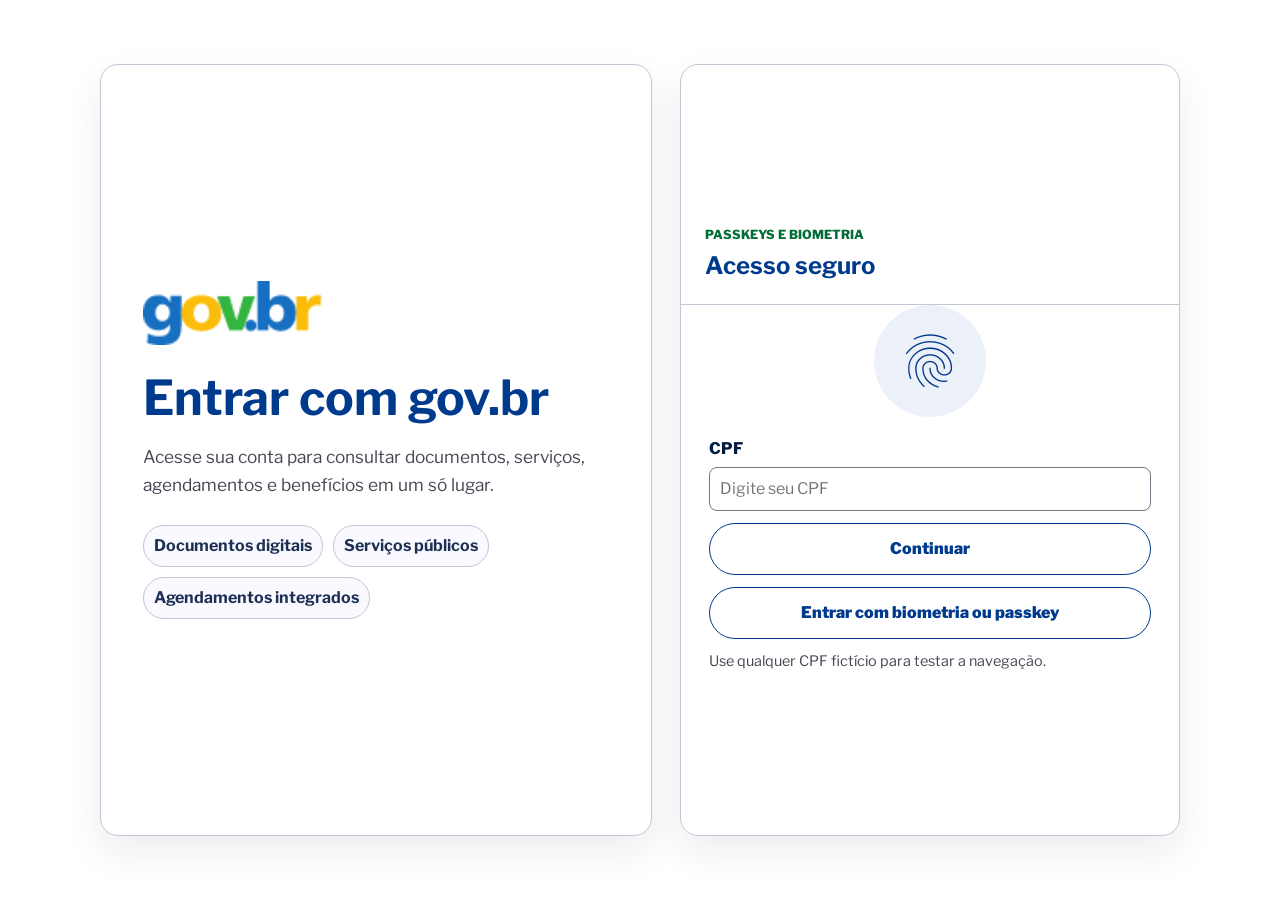
<file: index.html>
<!DOCTYPE html>
<html lang="pt-BR">
<head>
  <meta charset="UTF-8">
  <meta name="viewport" content="width=device-width, initial-scale=1.0">
  <meta name="description" content="Protótipo acadêmico de alta fidelidade para uma reformulação do Portal Gov.br.">
  <title>Gov.br Reformulado - Protótipo</title>
  <link rel="preconnect" href="https://fonts.googleapis.com">
  <link rel="preconnect" href="https://fonts.gstatic.com" crossorigin>
  <link href="https://fonts.googleapis.com/css2?family=Libre+Franklin:wght@400;500;600;700;800;900&display=swap" rel="stylesheet">
  <link href="https://fonts.googleapis.com/css2?family=Material+Symbols+Outlined:wght,FILL@100..700,0..1&display=swap" rel="stylesheet">
  <link rel="stylesheet" href="css/style.css?v=6">
  <link rel="stylesheet" href="css/responsive.css?v=6">
</head>
<body>
  <div id="app-shell" data-page="inicio"></div>
  <script src="js/data.js?v=6"></script>
  <script src="js/accessibility.js?v=6"></script>
  <script src="js/app.js?v=6"></script>
</body>
</html>
</file>
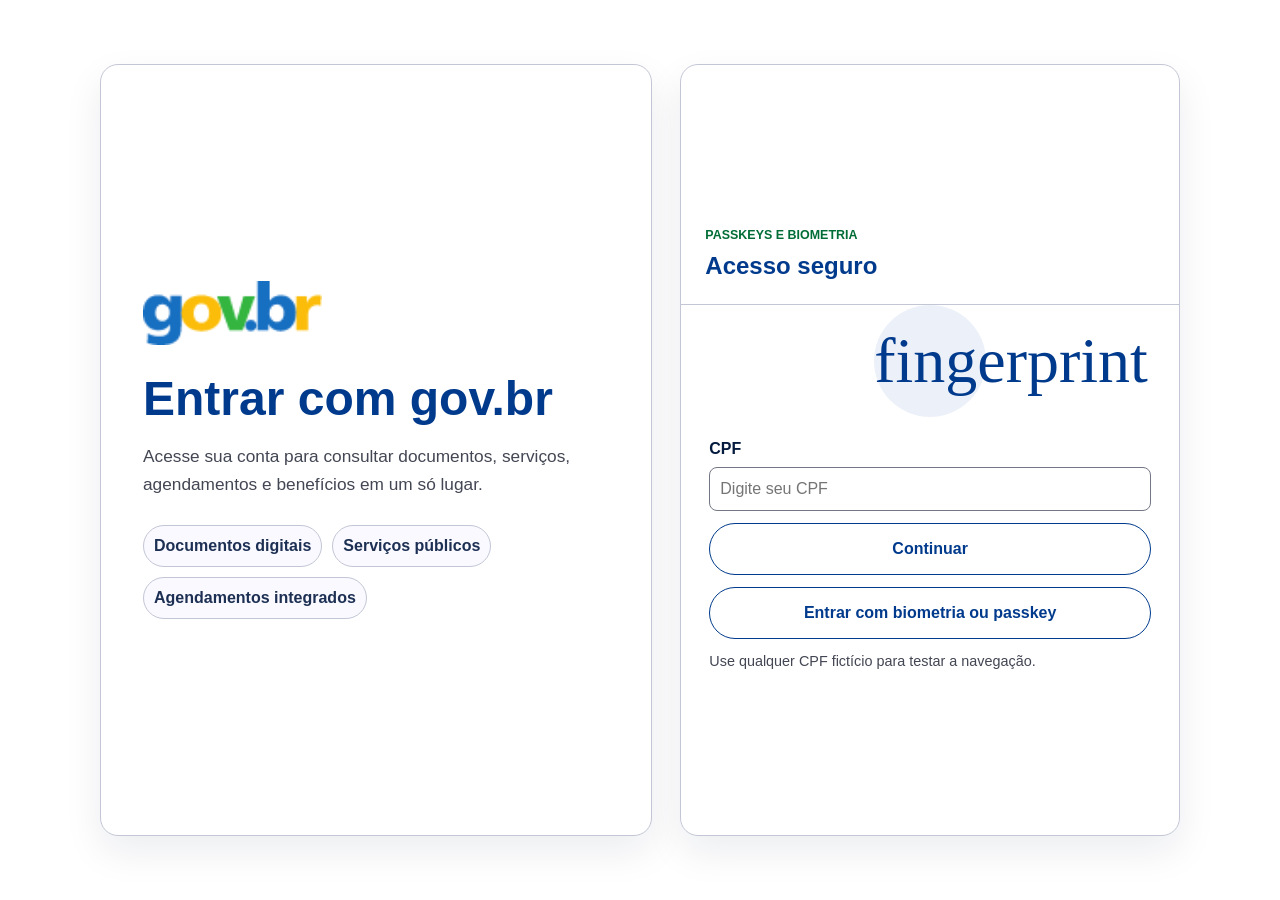
<file: pages/agendamentos.html>
<!DOCTYPE html><html lang="pt-BR"><head><meta charset="UTF-8"><meta http-equiv="refresh" content="0; url=../index.html?page=agendamentos"><title>Redirecionando...</title></head><body><p>Redirecionando para <a href="../index.html?page=agendamentos">agendamentos</a>.</p></body></html>
</file>
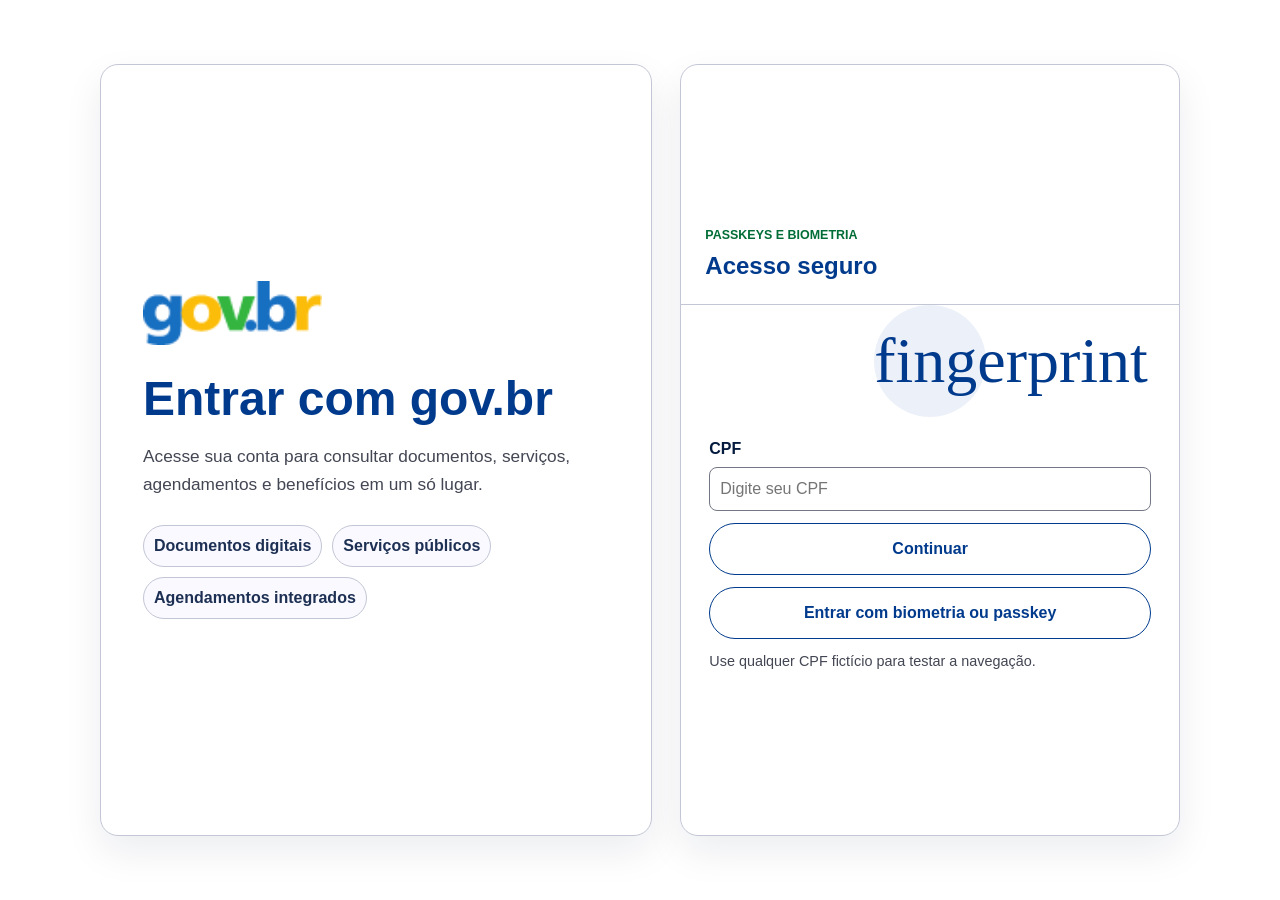
<file: pages/carteira.html>
<!DOCTYPE html><html lang="pt-BR"><head><meta charset="UTF-8"><meta http-equiv="refresh" content="0; url=../index.html?page=carteira"><title>Redirecionando...</title></head><body><p>Redirecionando para <a href="../index.html?page=carteira">carteira</a>.</p></body></html>
</file>
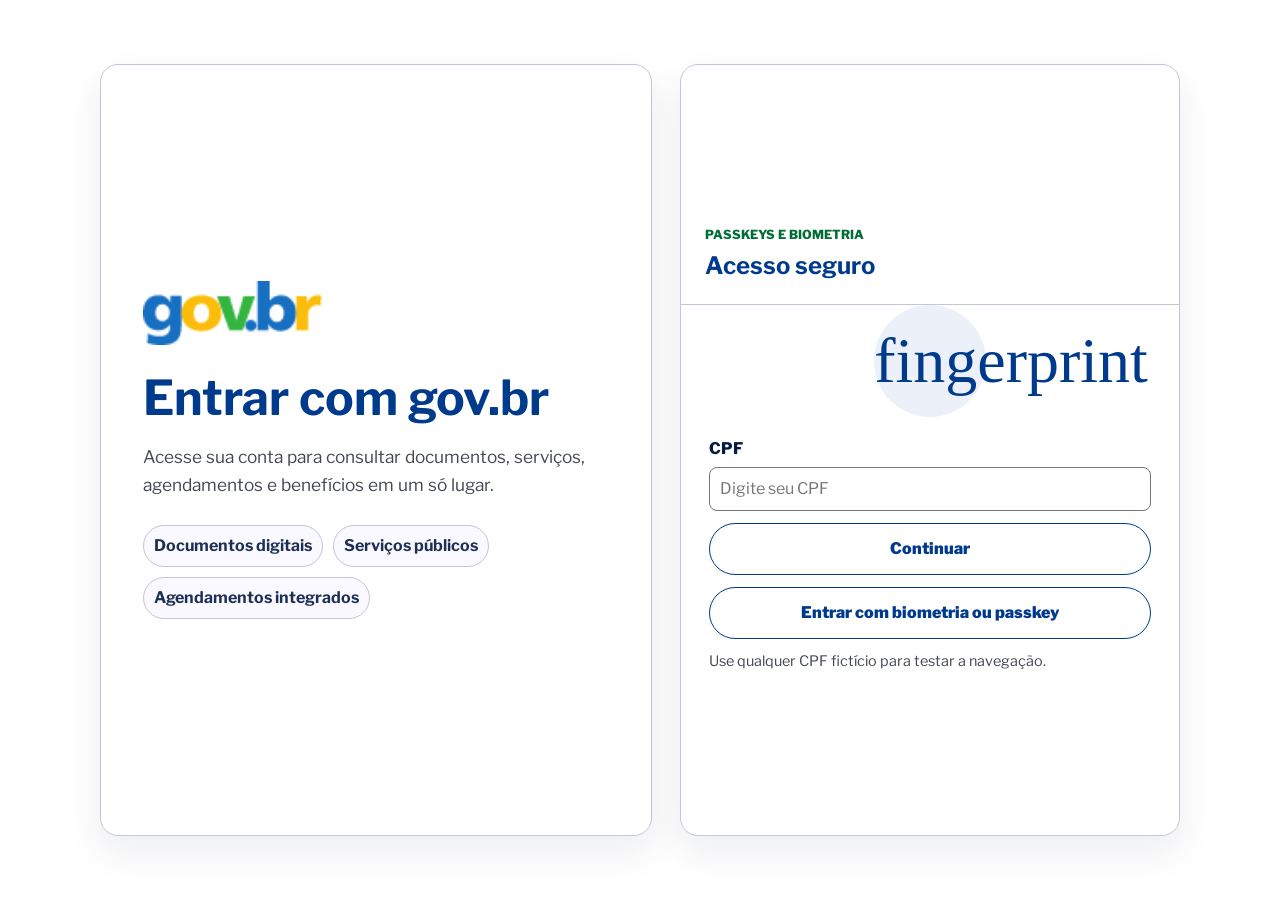
<file: pages/educacao.html>
<!DOCTYPE html><html lang="pt-BR"><head><meta charset="UTF-8"><meta http-equiv="refresh" content="0; url=../index.html?page=educacao"><title>Redirecionando...</title></head><body><p>Redirecionando para <a href="../index.html?page=educacao">educacao</a>.</p></body></html>
</file>
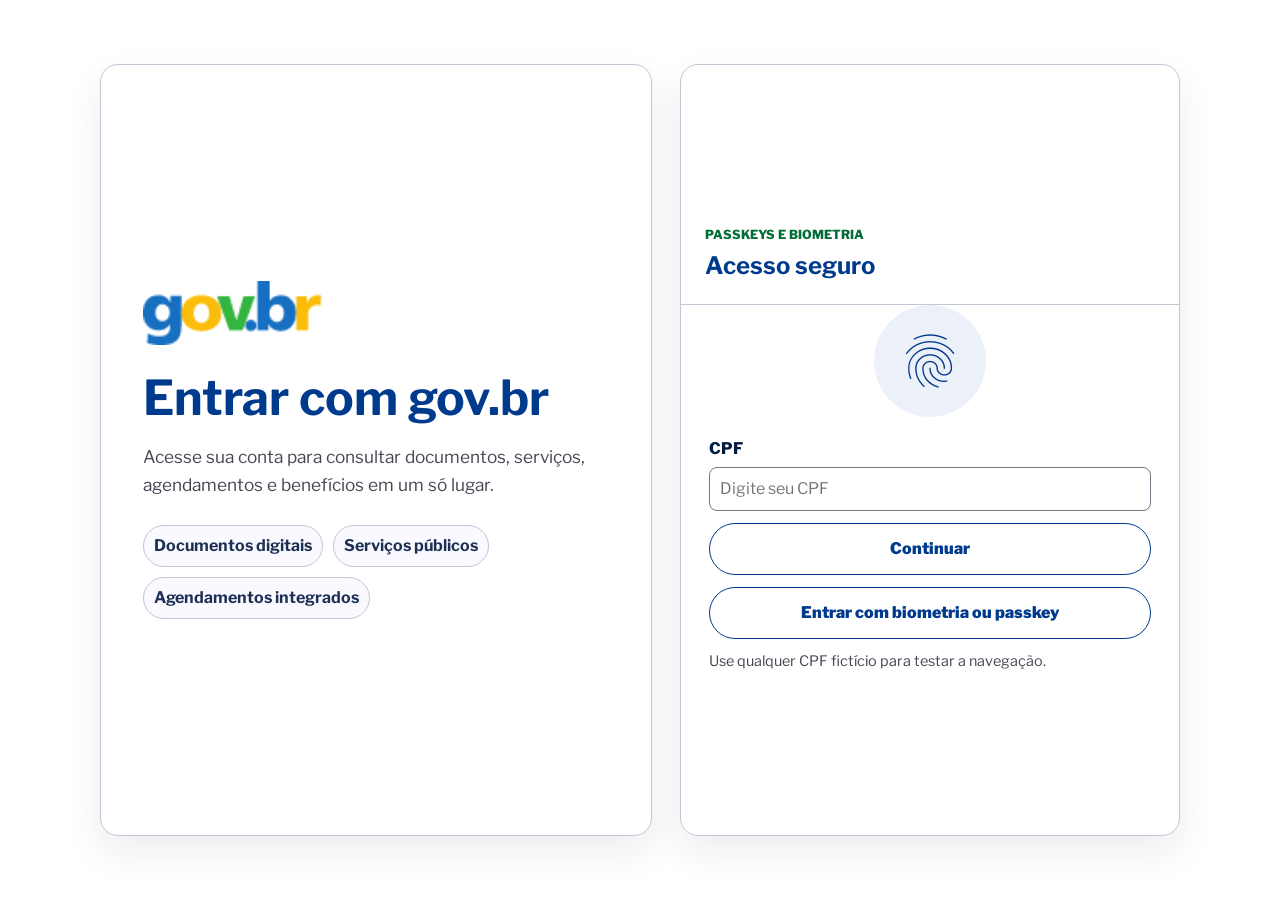
<file: pages/impostos.html>
<!DOCTYPE html><html lang="pt-BR"><head><meta charset="UTF-8"><meta http-equiv="refresh" content="0; url=../index.html?page=impostos"><title>Redirecionando...</title></head><body><p>Redirecionando para <a href="../index.html?page=impostos">impostos</a>.</p></body></html>
</file>
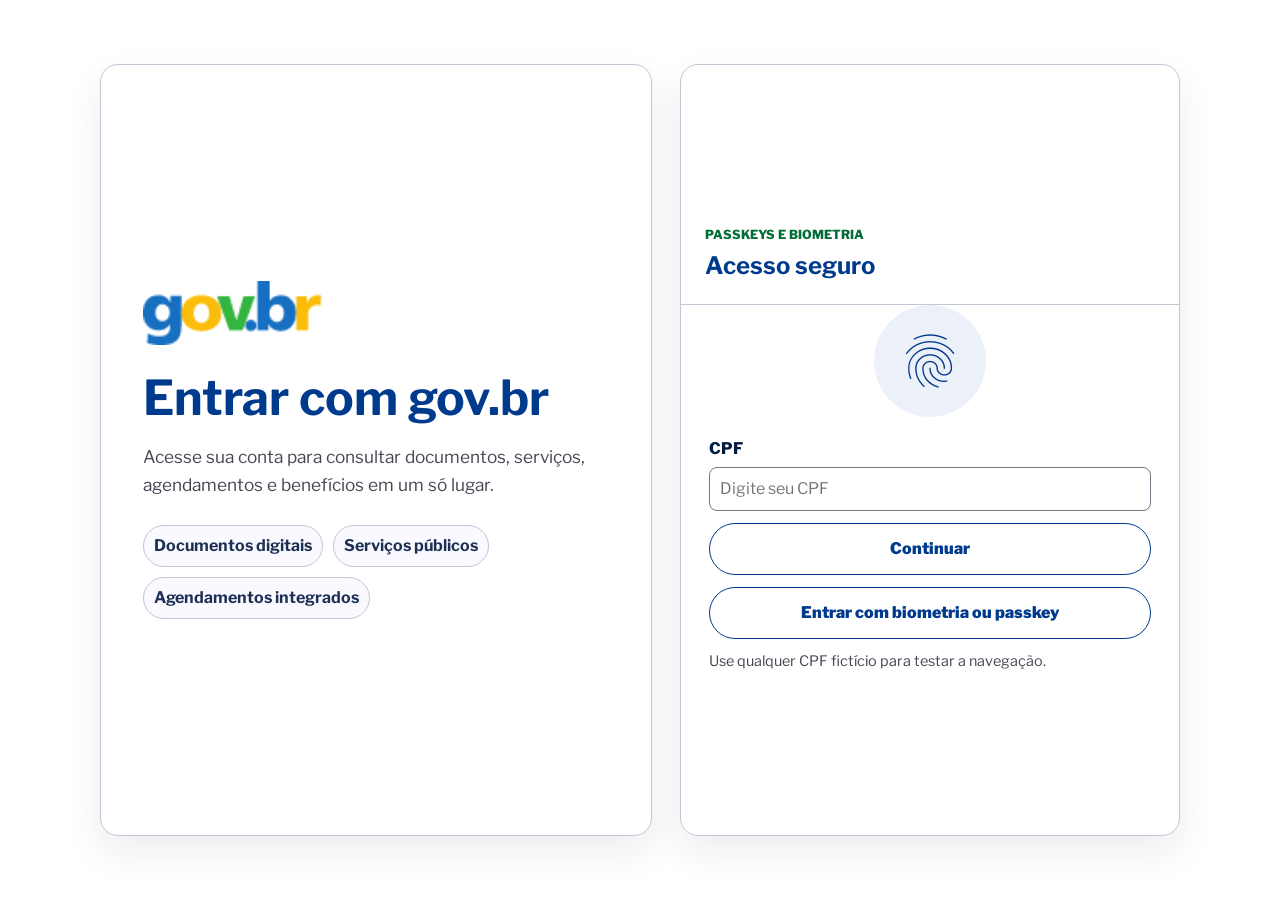
<file: pages/login.html>
<!DOCTYPE html><html lang="pt-BR"><head><meta charset="UTF-8"><meta http-equiv="refresh" content="0; url=../index.html?page=login"><title>Redirecionando...</title></head><body><p>Redirecionando para <a href="../index.html?page=login">login</a>.</p></body></html>
</file>
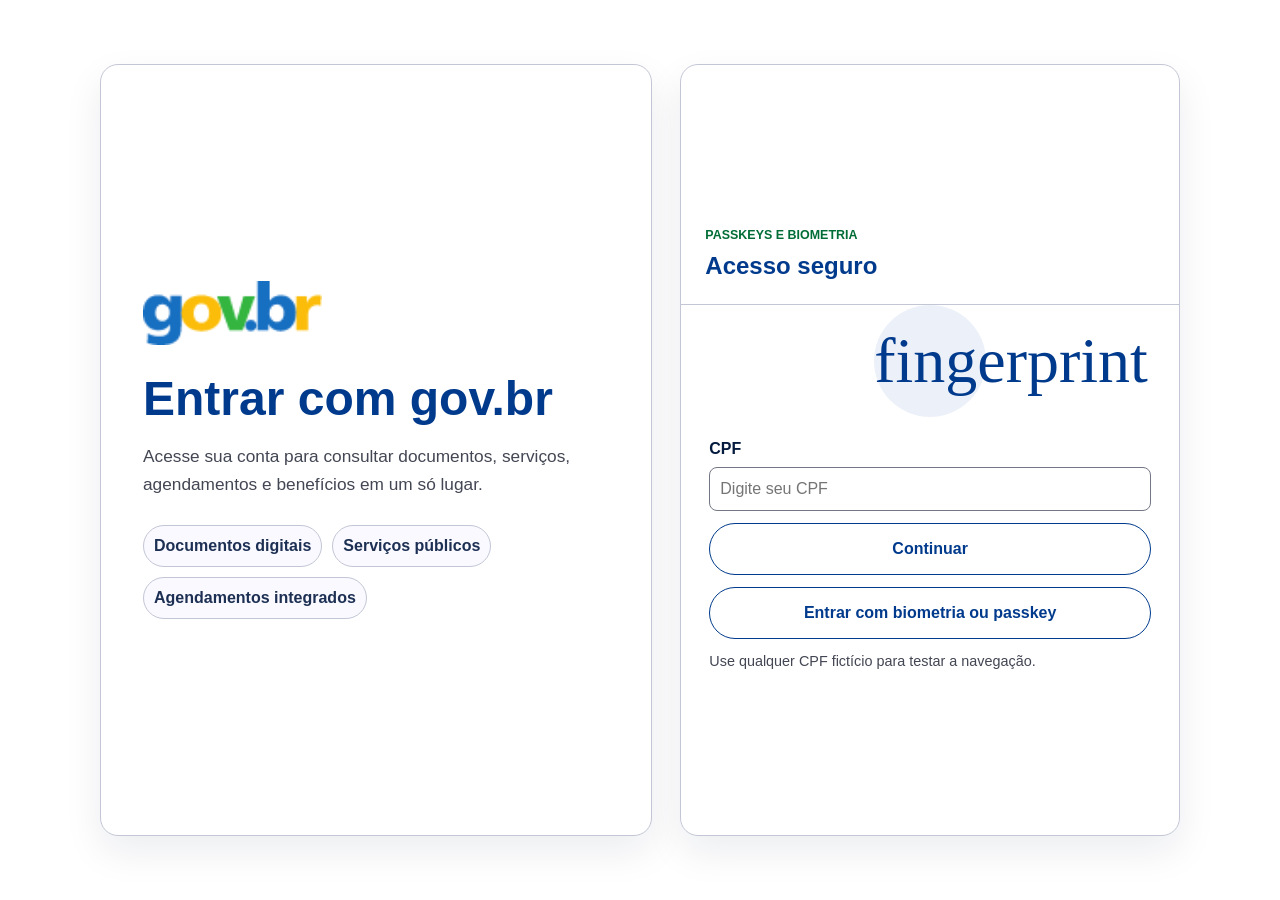
<file: pages/previdencia.html>
<!DOCTYPE html><html lang="pt-BR"><head><meta charset="UTF-8"><meta http-equiv="refresh" content="0; url=../index.html?page=previdencia"><title>Redirecionando...</title></head><body><p>Redirecionando para <a href="../index.html?page=previdencia">previdencia</a>.</p></body></html>
</file>
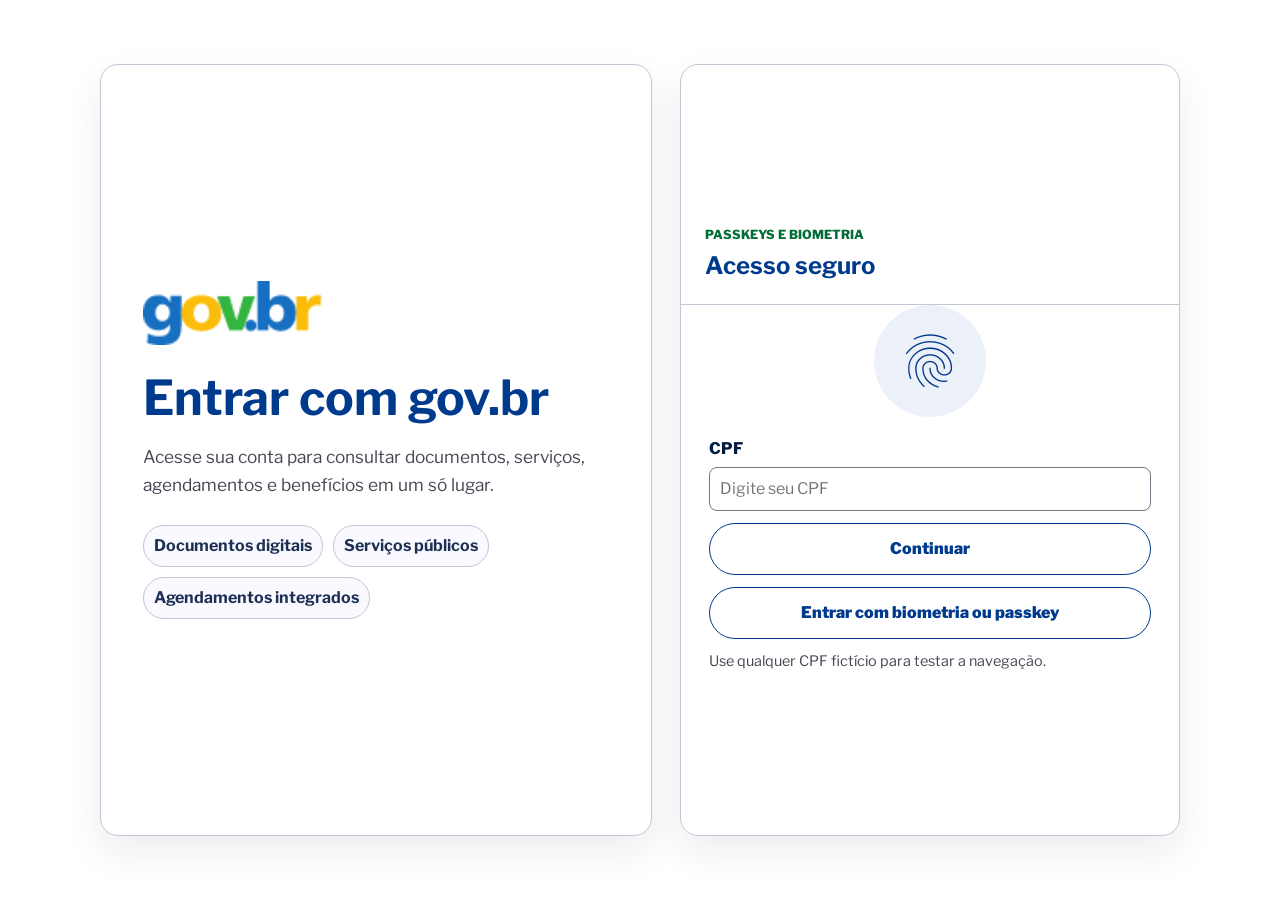
<file: pages/saude.html>
<!DOCTYPE html><html lang="pt-BR"><head><meta charset="UTF-8"><meta http-equiv="refresh" content="0; url=../index.html?page=saude"><title>Redirecionando...</title></head><body><p>Redirecionando para <a href="../index.html?page=saude">saude</a>.</p></body></html>
</file>
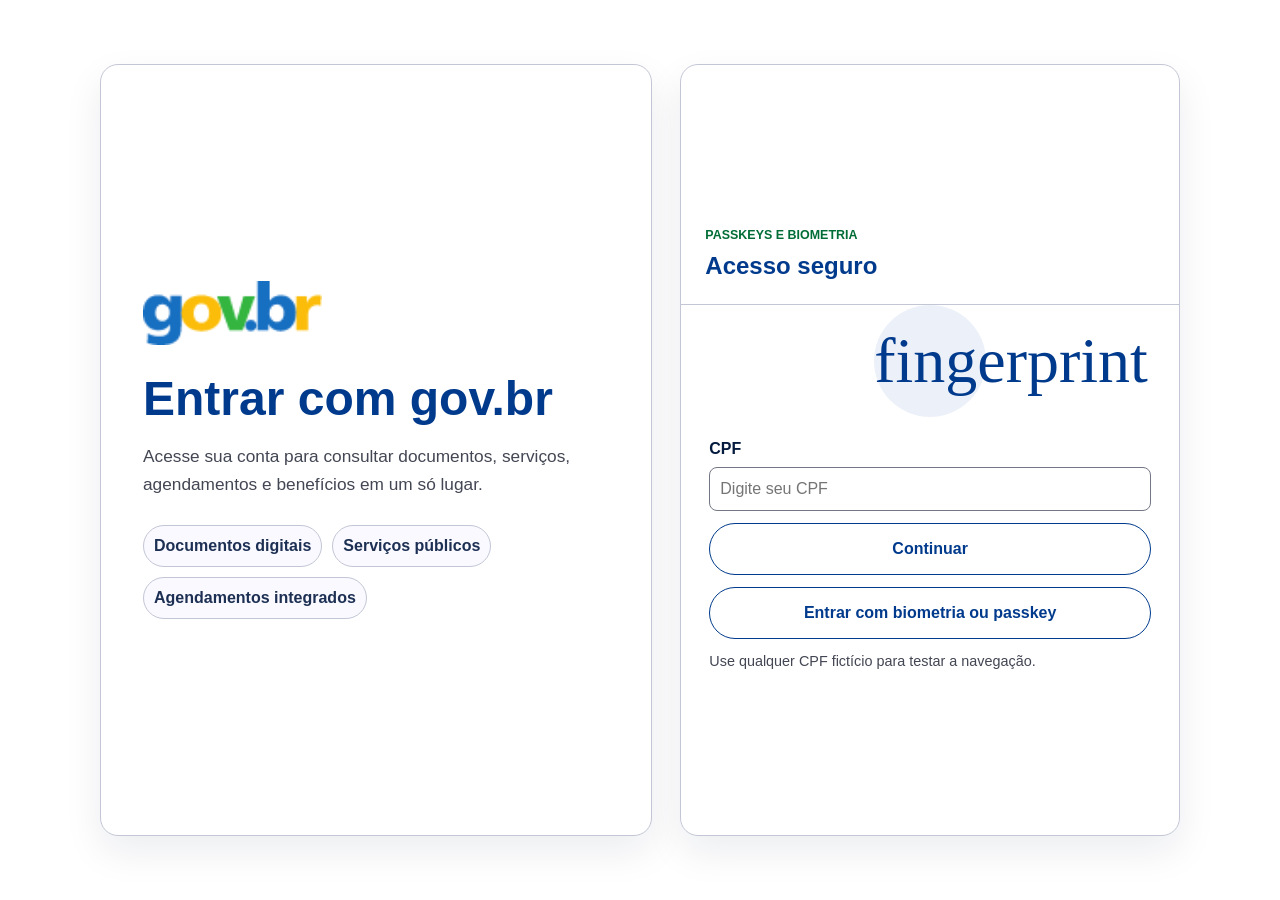
<file: pages/seguranca.html>
<!DOCTYPE html><html lang="pt-BR"><head><meta charset="UTF-8"><meta http-equiv="refresh" content="0; url=../index.html?page=seguranca"><title>Redirecionando...</title></head><body><p>Redirecionando para <a href="../index.html?page=seguranca">seguranca</a>.</p></body></html>
</file>
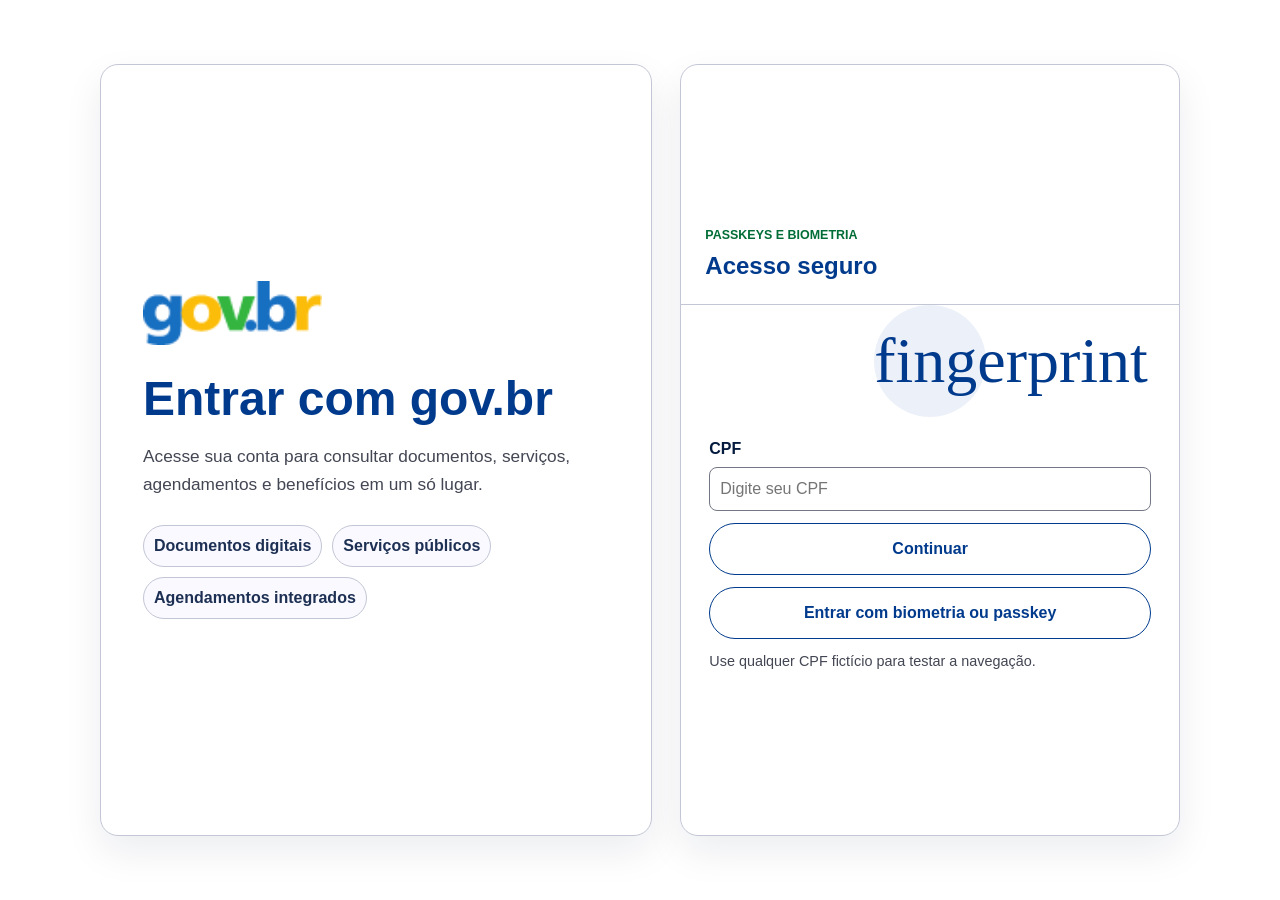
<file: pages/simplificado.html>
<!DOCTYPE html><html lang="pt-BR"><head><meta charset="UTF-8"><meta http-equiv="refresh" content="0; url=../index.html?page=simplificado"><title>Redirecionando...</title></head><body><p>Redirecionando para <a href="../index.html?page=simplificado">simplificado</a>.</p></body></html>
</file>
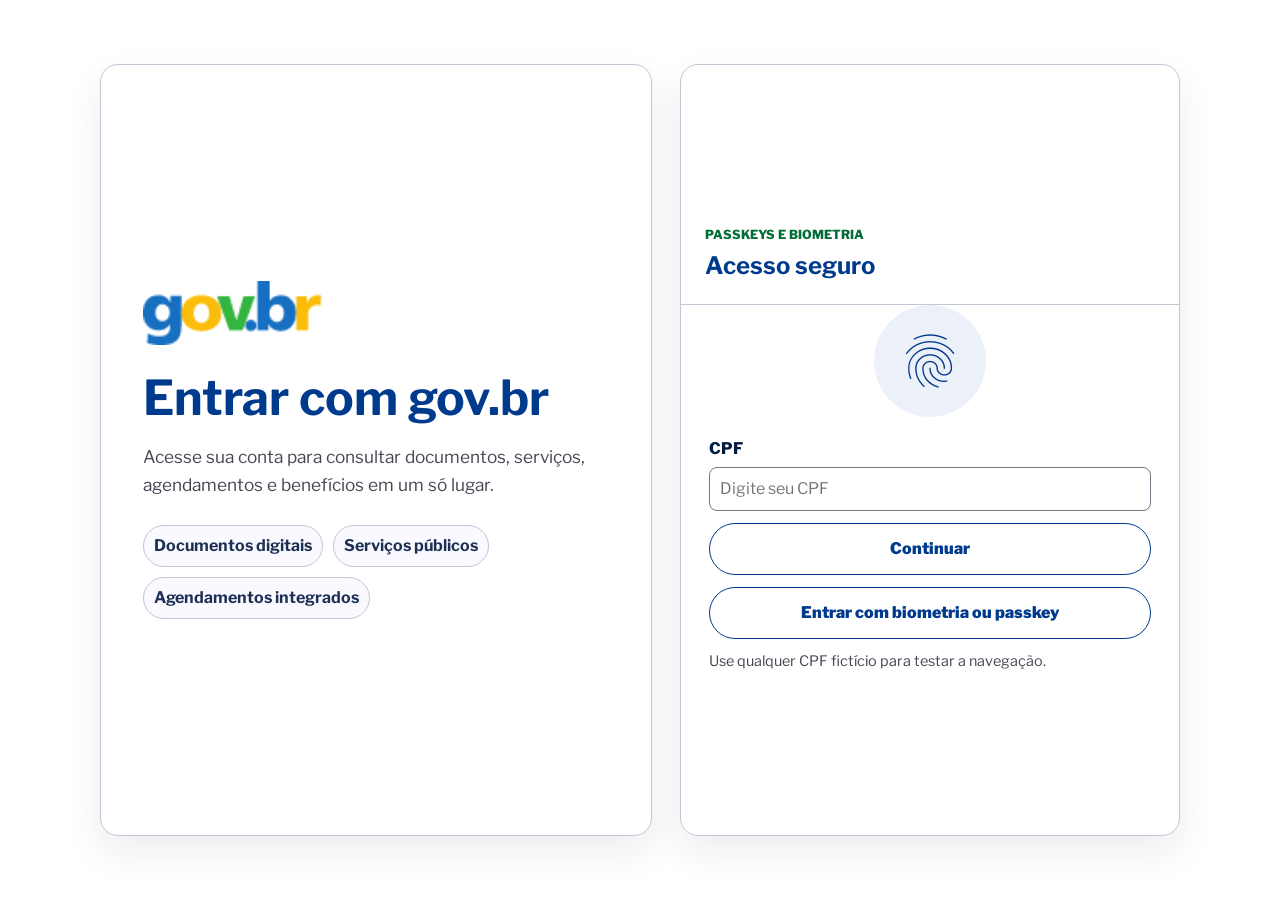
<file: pages/social.html>
<!DOCTYPE html><html lang="pt-BR"><head><meta charset="UTF-8"><meta http-equiv="refresh" content="0; url=../index.html?page=social"><title>Redirecionando...</title></head><body><p>Redirecionando para <a href="../index.html?page=social">social</a>.</p></body></html>
</file>
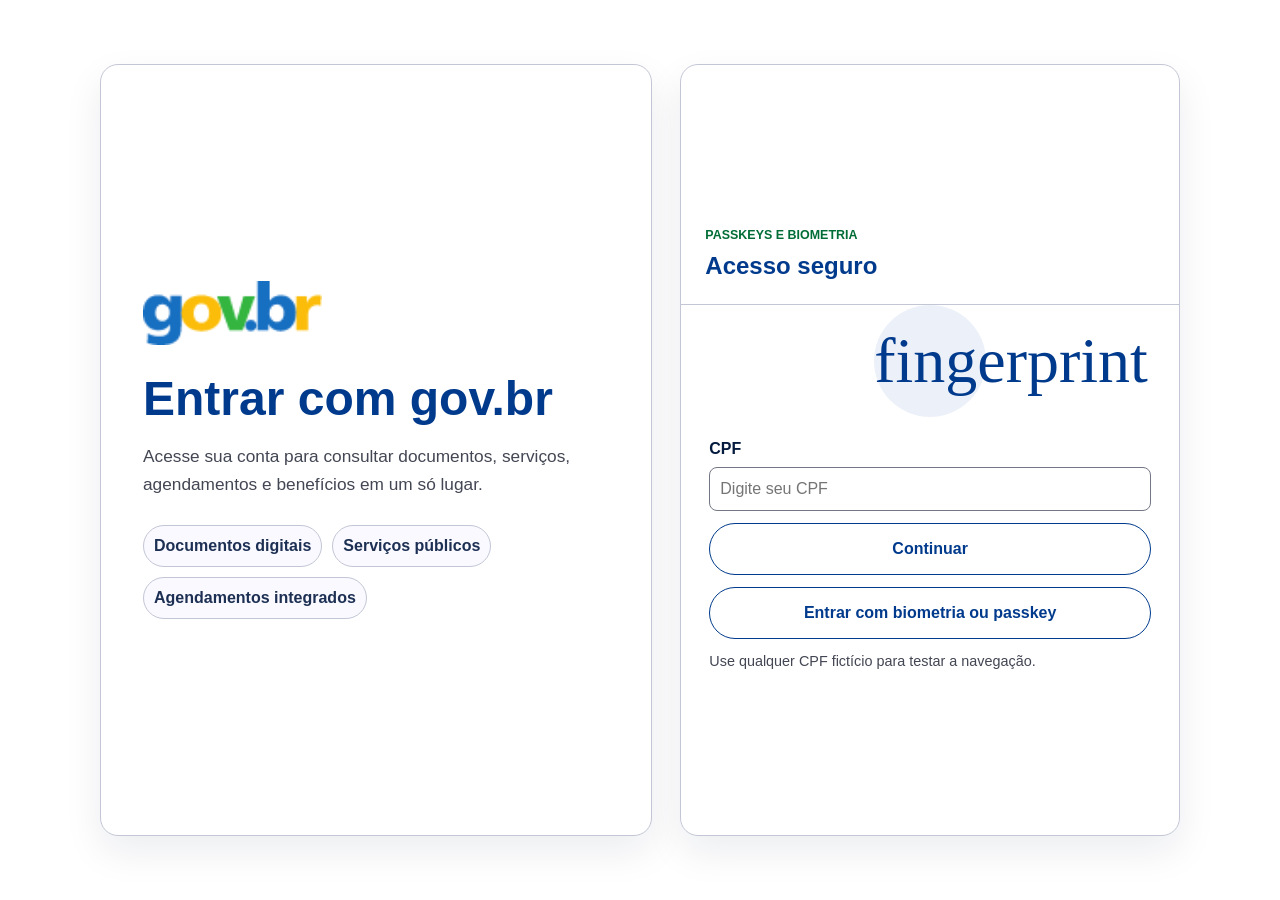
<file: pages/transito.html>
<!DOCTYPE html><html lang="pt-BR"><head><meta charset="UTF-8"><meta http-equiv="refresh" content="0; url=../index.html?page=transito"><title>Redirecionando...</title></head><body><p>Redirecionando para <a href="../index.html?page=transito">transito</a>.</p></body></html>
</file>
<file: css/style.css>
:root {
  --blue-warm-vivid-70: #1351b4;
  --blue-warm-vivid-80: #0c326f;
  --blue-warm-vivid-10: #e7f0ff;
  --blue-warm-vivid-5: #f3f7ff;
  --green-cool-vivid-50: #168821;
  --gold-vivid-20: #ffcd07;
  --red-vivid-50: #d83933;
  --pure-0: #ffffff;
  --gray-2: #f7f7f7;
  --gray-5: #f1f1f1;
  --gray-10: #e6e6e6;
  --gray-20: #d3d3d3;
  --gray-30: #adadad;
  --gray-50: #757575;
  --gray-60: #636363;
  --gray-80: #333333;
  --gray-90: #1b1b1b;
  --warning: #a26700;
  --success: #168821;
  --radius: 4px;
  --container: 1184px;
  --focus: #ffcd07;
  --shadow-sm: 0 1px 2px rgba(0, 0, 0, .06);
}

* { box-sizing: border-box; margin: 0; padding: 0; }
html { font-size: 16px; scroll-behavior: smooth; }
body {
  min-height: 100vh;
  font-family: Rawline, Arial, Helvetica, sans-serif;
  background: var(--gray-2);
  color: var(--gray-90);
  line-height: 1.5;
}
body::before {
  content: "";
  display: block;
  height: 4px;
  background: linear-gradient(90deg, var(--green-cool-vivid-50) 0 34%, var(--gold-vivid-20) 34% 62%, var(--blue-warm-vivid-70) 62% 100%);
}
button, input { font-family: inherit; font-size: 1rem; }
button { cursor: pointer; }
a { color: var(--blue-warm-vivid-70); text-decoration: none; }
a:hover { text-decoration: underline; }
button:focus-visible, a:focus-visible, input:focus-visible, summary:focus-visible {
  outline: 3px solid var(--focus);
  outline-offset: 2px;
}
.container { width: min(var(--container), calc(100% - 32px)); margin: 0 auto; }
.skip-link a {
  position: absolute;
  left: -999px;
  top: 8px;
  z-index: 100;
  background: var(--blue-warm-vivid-80);
  color: #fff;
  padding: 8px 12px;
  border-radius: var(--radius);
}
.skip-link a:focus { left: 8px; }

.topbar {
  background: var(--pure-0);
  border-bottom: 1px solid var(--gray-10);
  font-size: .82rem;
}
.topbar-inner {
  min-height: 36px;
  display: flex;
  justify-content: space-between;
  align-items: center;
  gap: 16px;
}
.topbar nav { display: flex; gap: 18px; flex-wrap: wrap; }
.topbar a, .topbar span { color: var(--gray-60); }

.brand-header {
  background: var(--pure-0);
  border-bottom: 1px solid var(--gray-20);
  box-shadow: var(--shadow-sm);
}
.brand-inner {
  min-height: 78px;
  display: flex;
  align-items: center;
  justify-content: space-between;
  gap: 24px;
}
.brand-left, .brand-actions { display: flex; align-items: center; gap: 10px; flex-wrap: wrap; }
  width: 40px;
  height: 40px;
  border: 1px solid var(--gray-20);
  background: var(--pure-0);
  color: var(--blue-warm-vivid-70);
  border-radius: var(--radius);
  font-weight: 800;
  line-height: 1;
}
.brand {
  display: inline-flex;
  align-items: center;
  gap: 12px;
  color: var(--blue-warm-vivid-70);
  min-height: 44px;
}
.brand:hover { text-decoration: none; }
.brand img { width: 116px; height: auto; display: block; }
.brand-text { display: none; font-size: 1.8rem; color: var(--blue-warm-vivid-70); }
.brand span {
  display: inline-flex;
  align-items: center;
  min-height: 26px;
  border-left: 1px solid var(--gray-20);
  padding-left: 12px;
  color: var(--gray-60);
  font-size: .9rem;
  font-weight: 600;
}
.link-button {
  min-height: 40px;
  border: 1px solid transparent;
  background: transparent;
  color: var(--blue-warm-vivid-70);
  border-radius: var(--radius);
  font-weight: 700;
  padding: 8px 10px;
}
.link-button:hover, .link-button[aria-pressed="true"] {
  border-color: var(--gray-20);
  background: var(--blue-warm-vivid-5);
}
.primary-pill {
  min-height: 40px;
  border: 1px solid var(--blue-warm-vivid-70);
  background: var(--blue-warm-vivid-70);
  color: #fff;
  border-radius: 20px;
  padding: 9px 18px;
  font-weight: 800;
}
.primary-pill:hover, .primary-button:hover { background: var(--blue-warm-vivid-80); border-color: var(--blue-warm-vivid-80); }

.hero-search {
  background: var(--pure-0);
  border-bottom: 1px solid var(--gray-20);
  padding: 22px 0 24px;
}
.breadcrumb {
  color: var(--gray-60);
  font-size: .88rem;
  margin-bottom: 14px;
}
.hero-grid {
  display: grid;
  grid-template-columns: minmax(0, 1fr) minmax(360px, 480px);
  gap: 32px;
  align-items: start;
}
.hero-copy h1 {
  font-size: 2rem;
  line-height: 1.2;
  margin-bottom: 8px;
  font-weight: 800;
}
.hero-copy p { color: var(--gray-60); max-width: 760px; }
.search-card {
  position: relative;
  background: var(--gray-2);
  border: 1px solid var(--gray-20);
  border-radius: var(--radius);
  padding: 14px;
}
.search-card label { display: block; font-weight: 800; margin-bottom: 8px; }
.search-row {
  display: flex;
  border: 1px solid var(--gray-50);
  border-radius: var(--radius);
  background: var(--pure-0);
  overflow: hidden;
}
.search-row input {
  flex: 1;
  min-width: 0;
  height: 46px;
  border: 0;
  padding: 0 12px;
  outline: 0;
  background: transparent;
}
.search-row input:focus { box-shadow: inset 0 0 0 2px var(--blue-warm-vivid-70); }
.primary-button {
  border: 1px solid var(--blue-warm-vivid-70);
  background: var(--blue-warm-vivid-70);
  color: #fff;
  padding: 8px 16px;
  font-weight: 800;
}
.suggestions {
  display: none;
  position: absolute;
  right: 14px;
  left: 14px;
  top: calc(100% - 14px);
  z-index: 30;
  background: var(--pure-0);
  border: 1px solid var(--gray-20);
  border-radius: var(--radius);
  box-shadow: 0 8px 24px rgba(0, 0, 0, .12);
  overflow: hidden;
}
.suggestions.active { display: block; }
.suggestions button {
  display: block;
  width: 100%;
  border: 0;
  border-bottom: 1px solid var(--gray-10);
  background: var(--pure-0);
  text-align: left;
  padding: 12px;
  color: var(--gray-90);
}
.suggestions button:last-child { border-bottom: 0; }
.suggestions button:hover { background: var(--blue-warm-vivid-5); color: var(--blue-warm-vivid-70); }

.page-layout {
  display: grid;
  grid-template-columns: 280px minmax(0, 1fr);
  gap: 24px;
  padding: 24px 0 48px;
}
.sidebar {
  background: var(--pure-0);
  border: 1px solid var(--gray-20);
  border-radius: var(--radius);
  align-self: start;
  position: sticky;
  top: 16px;
  overflow: hidden;
}
.sidebar-title { padding: 16px; border-bottom: 1px solid var(--gray-20); background: var(--gray-2); }
.sidebar-title strong { display: block; font-size: 1.05rem; }
.sidebar-title span { display: block; color: var(--gray-60); font-size: .88rem; }
.sidebar nav { padding: 6px 0; }
.nav-link, .nav-toggle, .nav-sublink {
  width: 100%;
  min-height: 44px;
  border: 0;
  border-left: 4px solid transparent;
  background: var(--pure-0);
  color: var(--gray-90);
  text-align: left;
  padding: 10px 16px;
  font-weight: 700;
}
.nav-toggle { display: flex; justify-content: space-between; align-items: center; gap: 12px; }
.nav-toggle span { color: var(--gray-50); font-size: 1rem; }
.nav-link:hover, .nav-toggle:hover, .nav-sublink:hover, .nav-link.active, .nav-sublink.active {
  background: var(--blue-warm-vivid-5);
  color: var(--blue-warm-vivid-70);
  border-left-color: var(--blue-warm-vivid-70);
}
.nav-group { border-top: 1px solid var(--gray-10); }
.nav-group:first-child { border-top: 0; }
.nav-submenu { display: none; background: #fbfbfb; border-top: 1px solid var(--gray-10); padding: 4px 0; }
.nav-group.open .nav-submenu { display: block; }
.nav-sublink { padding-left: 32px; color: var(--gray-60); font-size: .94rem; font-weight: 600; }

.main { min-width: 0; }
.message {
  display: grid;
  gap: 4px;
  border: 1px solid #c5d4eb;
  border-left: 4px solid var(--blue-warm-vivid-70);
  background: var(--blue-warm-vivid-5);
  border-radius: var(--radius);
  padding: 14px 16px;
  margin-bottom: 20px;
}
.message strong { color: var(--blue-warm-vivid-80); }
.message p { color: var(--gray-80); }
.panel {
  background: var(--pure-0);
  border: 1px solid var(--gray-20);
  border-radius: var(--radius);
  margin-bottom: 20px;
  overflow: hidden;
}
.panel.narrow { max-width: 640px; }
.section-header {
  padding: 16px 18px;
  border-bottom: 1px solid var(--gray-20);
  background: var(--pure-0);
}
.section-header span {
  color: var(--blue-warm-vivid-70);
  font-size: .78rem;
  text-transform: uppercase;
  font-weight: 800;
  letter-spacing: 0;
}
.section-header h2 { font-size: 1.28rem; line-height: 1.25; margin-top: 4px; }
.quick-list { display: grid; grid-template-columns: repeat(2, minmax(0, 1fr)); }
.quick-item {
  display: grid;
  align-content: start;
  gap: 6px;
  min-height: 104px;
  border: 0;
  border-right: 1px solid var(--gray-20);
  border-bottom: 1px solid var(--gray-20);
  background: var(--pure-0);
  padding: 16px;
  text-align: left;
}
.quick-item:nth-child(2n) { border-right: 0; }
.quick-item:hover { background: var(--blue-warm-vivid-5); }
.quick-item strong { display: block; color: var(--blue-warm-vivid-70); font-size: 1.02rem; }
.quick-item span { color: var(--gray-60); }
.list { display: grid; grid-template-columns: 1fr; }
.list.three { grid-template-columns: repeat(3, minmax(0, 1fr)); }
.list article {
  padding: 16px 18px;
  border-bottom: 1px solid var(--gray-20);
}
.list article:last-child { border-bottom: 0; }
.list.three article { border-bottom: 0; border-right: 1px solid var(--gray-20); }
.list.three article:last-child { border-right: 0; }
.list strong { display: block; font-size: 1.02rem; margin-bottom: 6px; }
.list p { color: var(--gray-60); margin-bottom: 12px; }
.list button, .table button, .timeline button, .service-tree button, .form-demo button, .simple-actions button {
  min-height: 38px;
  border: 1px solid var(--blue-warm-vivid-70);
  background: var(--pure-0);
  color: var(--blue-warm-vivid-70);
  padding: 8px 12px;
  border-radius: var(--radius);
  font-weight: 800;
}
.list button:hover, .table button:hover, .timeline button:hover, .service-tree button:hover, .form-demo button:hover, .simple-actions button:hover {
  background: var(--blue-warm-vivid-5);
}
.table { width: 100%; }
.table-row {
  display: grid;
  grid-template-columns: minmax(180px, 1.4fr) minmax(120px, .8fr) minmax(130px, .9fr) auto;
  gap: 12px;
  padding: 14px 18px;
  border-bottom: 1px solid var(--gray-20);
  align-items: center;
}
.table-row:last-child { border-bottom: 0; }
.table-head { background: var(--gray-5); color: var(--gray-60); font-weight: 800; font-size: .9rem; }
.timeline article {
  display: grid;
  grid-template-columns: 120px minmax(0, 1fr) auto;
  gap: 16px;
  padding: 16px 18px;
  border-bottom: 1px solid var(--gray-20);
  align-items: center;
}
.timeline article:last-child { border-bottom: 0; }
time { color: var(--blue-warm-vivid-70); font-weight: 800; }
.timeline p { color: var(--gray-60); }
.progress {
  display: grid;
  grid-template-columns: repeat(4, 1fr);
  margin: 18px;
  border: 1px solid var(--gray-20);
  border-radius: var(--radius);
  overflow: hidden;
}
.progress span {
  padding: 12px;
  text-align: center;
  border-right: 1px solid var(--gray-20);
  background: var(--gray-5);
  font-weight: 800;
  color: var(--gray-60);
}
.progress span:last-child { border-right: 0; }
.progress .done { background: #eef7ee; color: var(--success); }
.progress .active { background: var(--blue-warm-vivid-70); color: #fff; }
.service-tree { padding: 8px 18px 18px; }
.service-tree details { border-bottom: 1px solid var(--gray-20); padding: 12px 0; }
.service-tree details:last-child { border-bottom: 0; }
.service-tree summary { font-weight: 800; margin-bottom: 10px; cursor: pointer; color: var(--gray-90); }
.service-tree button { margin: 0 8px 8px 0; }
.form-demo { padding: 18px; display: grid; gap: 12px; }
.form-demo label { display: grid; gap: 6px; font-weight: 800; }
.form-demo input { height: 44px; border: 1px solid var(--gray-30); border-radius: var(--radius); padding: 0 10px; }
.form-help { color: var(--gray-60); font-size: .9rem; }
.simple-actions { display: grid; grid-template-columns: repeat(2, minmax(0, 1fr)); gap: 12px; padding: 18px; }
.simple-actions button { min-height: 64px; text-align: left; font-size: 1.06rem; }
.help-button {
  position: fixed;
  right: 22px;
  bottom: 22px;
  z-index: 50;
  border: 1px solid var(--blue-warm-vivid-70);
  background: var(--blue-warm-vivid-70);
  color: #fff;
  border-radius: 20px;
  padding: 10px 16px;
  font-weight: 800;
  box-shadow: 0 6px 18px rgba(0, 0, 0, .16);
}
.help-button:hover { background: var(--blue-warm-vivid-80); }

.site-footer {
  background: var(--pure-0);
  border-top: 1px solid var(--gray-20);
  padding: 20px 0;
  margin-top: 8px;
}
.footer-inner {
  display: flex;
  justify-content: space-between;
  align-items: center;
  gap: 16px;
  flex-wrap: wrap;
}
.footer-inner strong { color: var(--blue-warm-vivid-70); font-size: 1.1rem; }
.footer-inner nav { display: flex; gap: 16px; flex-wrap: wrap; }
.footer-inner a { color: var(--gray-60); font-weight: 700; }

.login-page {
  background: var(--pure-0);
}
.login-page::before {
  height: 4px;
}
.login-screen {
  min-height: calc(100vh - 4px);
  display: grid;
  grid-template-columns: minmax(0, 1fr) 430px;
  align-items: center;
  gap: 48px;
  width: min(var(--container), calc(100% - 32px));
  margin: 0 auto;
  padding: 48px 0;
}
.login-brand-panel h1 {
  margin: 28px 0 12px;
  font-size: 2.15rem;
  line-height: 1.15;
}
.login-brand-panel p {
  max-width: 620px;
  color: var(--gray-60);
  font-size: 1.05rem;
}
.login-brand img { width: 150px; }
.login-benefits {
  display: flex;
  gap: 10px;
  flex-wrap: wrap;
  margin-top: 24px;
}
.login-benefits span {
  border: 1px solid var(--gray-20);
  border-radius: var(--radius);
  background: var(--gray-2);
  color: var(--gray-80);
  padding: 8px 10px;
  font-weight: 700;
}
.login-card .panel {
  margin-bottom: 0;
  box-shadow: var(--shadow-sm);
}
.login-form-panel .primary-button {
  min-height: 44px;
}
.message-success {
  border-color: #b7d8bb;
  border-left-color: var(--success);
  background: #f2fbf3;
}
.message-success strong { color: var(--success); }

.document-panel { overflow: hidden; }
.carousel-header {
  display: flex;
  align-items: center;
  justify-content: space-between;
  gap: 16px;
}
.carousel-controls {
  display: flex;
  gap: 8px;
  flex-shrink: 0;
}
.icon-button {
  width: 38px;
  height: 38px;
  border: 1px solid var(--blue-warm-vivid-70);
  border-radius: var(--radius);
  background: var(--pure-0);
  color: var(--blue-warm-vivid-70);
  font-size: 1.4rem;
  font-weight: 800;
  line-height: 1;
}
.icon-button:hover { background: var(--blue-warm-vivid-5); }
.document-carousel {
  position: relative;
  min-height: 174px;
  background: var(--gray-2);
}
.document-slide {
  display: none;
  grid-template-columns: 88px minmax(0, 1fr) auto;
  align-items: center;
  gap: 18px;
  min-height: 174px;
  padding: 22px;
}
.document-slide.active { display: grid; }
.document-badge {
  display: grid;
  place-items: center;
  width: 72px;
  height: 72px;
  border: 2px solid var(--blue-warm-vivid-70);
  border-radius: 50%;
  background: var(--pure-0);
  color: var(--blue-warm-vivid-70);
  font-size: 1.25rem;
  font-weight: 900;
}
.document-slide strong {
  display: block;
  margin-bottom: 6px;
  font-size: 1.18rem;
}
.document-slide p {
  color: var(--gray-60);
}
.document-slide button {
  min-height: 40px;
  border: 1px solid var(--blue-warm-vivid-70);
  border-radius: var(--radius);
  background: var(--blue-warm-vivid-70);
  color: #fff;
  padding: 8px 14px;
  font-weight: 800;
}
.document-slide button:hover { background: var(--blue-warm-vivid-80); }
.carousel-dots {
  display: flex;
  justify-content: center;
  gap: 8px;
  padding: 12px 18px 16px;
  background: var(--gray-2);
}
.carousel-dot {
  width: 10px;
  height: 10px;
  border: 1px solid var(--blue-warm-vivid-70);
  border-radius: 50%;
  background: var(--pure-0);
  padding: 0;
}
.carousel-dot.active { background: var(--blue-warm-vivid-70); }

body.large-font { font-size: 18px; }
body.dark {
  --pure-0: #1b1b1b;
  --gray-2: #111111;
  --gray-5: #242424;
  --gray-10: #333333;
  --gray-20: #444444;
  --gray-30: #676767;
  --gray-50: #c2c2c2;
  --gray-60: #cfcfcf;
  --gray-80: #eeeeee;
  --gray-90: #ffffff;
  --blue-warm-vivid-5: #10213d;
  --blue-warm-vivid-10: #10294f;
  --shadow-sm: none;
}
body.dark .nav-submenu { background: #222222; }
body.dark .message { background: #10213d; border-color: #315b97; }
body.contrast {
  --pure-0: #000000;
  --gray-2: #000000;
  --gray-5: #000000;
  --gray-10: #ffffff;
  --gray-20: #ffffff;
  --gray-30: #ffffff;
  --gray-50: #ffffff;
  --gray-60: #ffffff;
  --gray-80: #ffffff;
  --gray-90: #ffffff;
  --blue-warm-vivid-70: #ffff00;
  --blue-warm-vivid-80: #ffff00;
  --blue-warm-vivid-5: #222200;
  --blue-warm-vivid-10: #222200;
  --focus: #00ffff;
}
body.contrast * { box-shadow: none !important; }

:root {
  --blue-warm-vivid-70: #003a8c;
  --blue-warm-vivid-80: #001945;
  --blue-warm-vivid-10: #d9e2ff;
  --blue-warm-vivid-5: #f1f3ff;
  --green-cool-vivid-50: #006d36;
  --gold-vivid-20: #d0a600;
  --pure-0: #ffffff;
  --gray-2: #f9f9ff;
  --gray-5: #f1f3ff;
  --gray-10: #e9edff;
  --gray-20: #c3c6d5;
  --gray-30: #737784;
  --gray-50: #737784;
  --gray-60: #434653;
  --gray-80: #1d3054;
  --gray-90: #041a3e;
  --warning: #745b00;
  --success: #006d36;
  --radius: 8px;
  --container: 1200px;
  --shadow-sm: 0 4px 12px rgba(0, 0, 0, .04);
}
html { font-size: 16px; }
body { font-family: 'Libre Franklin', Arial, Helvetica, sans-serif; background: var(--gray-2); color: var(--gray-90); padding-bottom: 0; -webkit-font-smoothing: antialiased; }
body::before { display: none; }
.material-symbols-outlined { font-family: 'Material Symbols Outlined'; font-weight: normal; font-style: normal; font-size: 24px; line-height: 1; letter-spacing: normal; text-transform: none; display: inline-block; white-space: nowrap; word-wrap: normal; direction: ltr; -webkit-font-feature-settings: 'liga'; -webkit-font-smoothing: antialiased; font-variation-settings: 'FILL' 0, 'wght' 400, 'GRAD' 0, 'opsz' 24; }
.container { width: min(var(--container), calc(100% - 32px)); }
.topbar { display: none; }
.brand-header { position: sticky; top: 0; z-index: 50; background: rgba(249, 249, 255, .96); backdrop-filter: blur(12px); border-bottom: 1px solid var(--gray-20); box-shadow: none; }
.brand-inner { min-height: 64px; }
.brand img { width: auto; height: 38px; }
.brand span { border-left: 0; color: var(--gray-60); font-weight: 700; }
.brand-actions { gap: 12px; }
.link-button { border-radius: 999px; color: var(--blue-warm-vivid-70); font-weight: 800; }
.primary-pill { border-radius: 999px; background: var(--blue-warm-vivid-70); box-shadow: var(--shadow-sm); }
.hero-search { border: 0; background: transparent; padding: 34px 0 20px; }
.breadcrumb { display: none; }
.hero-grid { grid-template-columns: 1fr; gap: 24px; align-items: center; }
.hero-copy { max-width: 780px; }
.hero-copy h1 { color: var(--blue-warm-vivid-70); font-size: clamp(2rem, 5vw, 3rem); line-height: 1.16; letter-spacing: 0; }
.hero-copy p { color: var(--gray-60); font-size: 1.125rem; line-height: 1.55; }
.search-card { max-width: 760px; width: 100%; border: 0; border-radius: 16px; background: var(--pure-0); box-shadow: var(--shadow-sm); padding: 0; overflow: visible; }
.search-card label { position: absolute; width: 1px; height: 1px; overflow: hidden; }
.search-row { min-height: 76px; border: 2px solid transparent; border-radius: 16px; padding: 0 14px; align-items: center; background: var(--pure-0); }
.search-row:focus-within { border-color: var(--blue-warm-vivid-70); }
.search-row::before { content: 'search'; font-family: 'Material Symbols Outlined'; color: var(--gray-20); font-size: 28px; margin-right: 10px; }
.search-row input { height: 64px; color: var(--gray-90); font-size: 1.15rem; }
.search-row input::placeholder { color: #9aa0b8; }
.search-row input:focus { box-shadow: none; }
.search-row .primary-button { min-height: 48px; border-radius: 999px; }
.suggestions { top: calc(100% + 8px); left: 0; right: 0; border-radius: 16px; box-shadow: 0 18px 40px rgba(4, 26, 62, .14); }
.page-layout { grid-template-columns: 250px minmax(0, 1fr); gap: 28px; padding-top: 24px; }
.sidebar { border: 1px solid var(--gray-20); border-radius: 16px; box-shadow: var(--shadow-sm); background: var(--pure-0); }
.sidebar-title { background: var(--gray-5); }
.nav-link, .nav-toggle, .nav-sublink { border-left: 0; font-weight: 800; }
.nav-link:hover, .nav-toggle:hover, .nav-sublink:hover, .nav-link.active, .nav-sublink.active { background: var(--blue-warm-vivid-5); color: var(--green-cool-vivid-50); border-left-color: transparent; }
.message { border: 1px solid var(--gray-20); border-left: 8px solid #ba1a1a; border-radius: 16px; background: var(--pure-0); box-shadow: var(--shadow-sm); padding: 22px 24px; }
.message strong { color: var(--blue-warm-vivid-70); font-size: 1.15rem; }
.panel { border: 1px solid var(--gray-20); border-radius: 16px; box-shadow: var(--shadow-sm); background: var(--pure-0); }
.section-header { padding: 22px 24px; }
.section-header h2, .section-title-row h2 { color: var(--blue-warm-vivid-70); font-size: 1.5rem; line-height: 1.33; }
.section-header span { color: var(--green-cool-vivid-50); }
.document-section { margin-bottom: 24px; }
.section-title-row { display: flex; align-items: end; justify-content: space-between; gap: 16px; margin-bottom: 14px; }
.section-title-row button { border: 0; background: transparent; color: var(--blue-warm-vivid-70); font-weight: 900; padding: 8px; }
.document-carousel { display: flex; gap: 24px; overflow-x: auto; scroll-snap-type: x mandatory; scroll-behavior: smooth; padding: 2px 4px 12px; min-height: 214px; background: transparent; }
.document-carousel::-webkit-scrollbar { height: 4px; }
.document-carousel::-webkit-scrollbar-thumb { background: var(--gray-20); border-radius: 999px; }
.document-slide { display: flex !important; flex: 0 0 320px; scroll-snap-align: start; min-height: 184px; height: 184px; border: 0; border-radius: 16px; box-shadow: 0 10px 24px rgba(4, 26, 62, .14); padding: 22px; color: var(--pure-0); flex-direction: column; justify-content: space-between; position: relative; overflow: hidden; }
.document-slide::after { content: ''; position: absolute; right: -32px; top: -36px; width: 150px; height: 150px; border-radius: 32px; background: rgba(255, 255, 255, .12); transform: rotate(10deg); }
.document-cnh, .document-sus { background: linear-gradient(135deg, #006d36, #005227); }
.document-cin { background: linear-gradient(135deg, #003a8c, #00429c); }
.document-cpf, .document-ctps { background: var(--pure-0); color: var(--gray-90); border: 1px solid var(--gray-20); }
.document-card-top span { display: block; margin-bottom: 4px; font-size: .68rem; text-transform: uppercase; letter-spacing: .08em; opacity: .76; }
.document-card-top strong { font-size: 1.15rem; }
.document-card-body h3 { font-size: 1rem; margin-bottom: 4px; }
.document-card-body p { color: inherit; opacity: .82; font-size: .88rem; }
.document-slide button { align-self: flex-start; min-height: 36px; border: 0; border-radius: 999px; background: rgba(255,255,255,.18); color: inherit; padding: 8px 12px; font-weight: 900; }
.document-cpf button, .document-ctps button { background: var(--blue-warm-vivid-5); color: var(--blue-warm-vivid-70); }
.civic-carousel-controls { display: flex; align-items: center; justify-content: center; gap: 12px; margin-top: 2px; }
.icon-button { border-radius: 999px; border-color: var(--gray-20); background: var(--pure-0); }
.carousel-dots { padding: 0; background: transparent; }
.quick-list { grid-template-columns: repeat(4, minmax(0, 1fr)); gap: 16px; padding: 18px; }
.quick-item { min-height: 150px; border: 1px solid var(--gray-20) !important; border-radius: 14px; justify-items: center; text-align: center; align-content: center; background: var(--pure-0); }
.quick-item::before { content: 'description'; display: grid; place-items: center; width: 48px; height: 48px; margin-bottom: 8px; border-radius: 50%; background: var(--blue-warm-vivid-10); color: var(--blue-warm-vivid-70); font-family: 'Material Symbols Outlined'; font-size: 24px; }
.quick-item[data-page='saude']::before { content: 'medical_services'; }
.quick-item[data-page='transito']::before { content: 'directions_car'; }
.quick-item[data-page='social']::before { content: 'group'; }
.quick-item[data-page='agendamentos']::before { content: 'event_available'; }
.quick-item[data-page='previdencia']::before { content: 'work'; }
.quick-item strong { color: var(--gray-90); }
.list.three article { border-right: 1px solid var(--gray-20); }
.list button, .table button, .timeline button, .service-tree button, .form-demo button, .simple-actions button { border-radius: 12px; font-weight: 900; }
.timeline article { border-left: 4px solid transparent; }
.timeline article:hover { border-left-color: var(--blue-warm-vivid-70); background: var(--blue-warm-vivid-5); }
.site-footer { margin-bottom: 0; background: var(--pure-0); }
.bottom-nav { display: none; }
.login-screen { max-width: 440px; min-height: 100vh; display: flex; flex-direction: column; justify-content: center; gap: 24px; padding: 64px 16px; }
.login-brand-panel { text-align: center; }
.login-brand { justify-content: center; }
.login-brand img { height: 64px; width: auto; }
.login-brand-panel h1 { color: var(--gray-90); font-size: 1.55rem; margin-top: 26px; }
.login-brand-panel p { color: var(--gray-60); }
.login-benefits { justify-content: center; }
.login-benefits span { border-radius: 999px; }
.login-card .panel { border-radius: 16px; background: rgba(255,255,255,.95); backdrop-filter: blur(10px); box-shadow: 0 18px 44px rgba(4,26,62,.12); }
.login-form-panel .section-header { text-align: center; }
.login-form-panel .form-demo::before { content: 'fingerprint'; display: grid; place-items: center; width: 112px; height: 112px; margin: 0 auto 8px; border-radius: 50%; background: rgba(19, 81, 180, .08); color: var(--blue-warm-vivid-70); font-family: 'Material Symbols Outlined'; font-size: 64px; }
.login-form-panel .primary-button, .login-form-panel [data-login-method] { border-radius: 999px; min-height: 52px; }

.document-detail-layout {
  display: grid;
  grid-template-columns: minmax(280px, 390px) minmax(0, 1fr);
  gap: 24px;
  align-items: start;
}

.document-preview-card {
  min-height: 420px;
  padding: 24px;
  border-radius: 22px;
  background: linear-gradient(145deg, #1351b4, #0c326f);
  color: var(--pure-0);
  box-shadow: 0 18px 38px rgba(12, 50, 111, .18);
}

.document-preview-card .document-card-top,
.document-preview-card .document-card-body {
  position: relative;
  z-index: 1;
}

.document-preview-card .document-card-body h2 {
  margin: 28px 0 8px;
  font-size: 1.55rem;
  color: inherit;
}

.document-preview-card .document-card-body p {
  color: rgba(255,255,255,.82);
}

.document-fields {
  display: grid;
  gap: 0;
  margin-top: 28px;
  border-top: 1px solid rgba(255,255,255,.22);
}

.document-fields div {
  display: flex;
  justify-content: space-between;
  gap: 18px;
  padding: 13px 0;
  border-bottom: 1px solid rgba(255,255,255,.18);
}

.document-fields span {
  color: rgba(255,255,255,.72);
}

.document-fields strong {
  text-align: right;
  color: var(--pure-0);
}

.document-import-panel {
  padding: 26px;
}

.document-import-panel > p {
  margin-top: 0;
  color: var(--gray-60);
}

.file-import-control {
  display: inline-flex;
  align-items: center;
  justify-content: center;
  gap: 10px;
  min-height: 52px;
  padding: 0 18px;
  border-radius: 999px;
  background: var(--blue-warm-vivid-70);
  color: var(--pure-0);
  font-weight: 800;
  cursor: pointer;
}

.file-import-control input {
  position: absolute;
  inline-size: 1px;
  block-size: 1px;
  opacity: 0;
  pointer-events: none;
}

.import-status {
  margin: 16px 0 20px;
  padding: 14px;
  border-radius: 12px;
  background: var(--blue-warm-vivid-5);
  color: var(--gray-70);
}

.bottom-nav {
  transform: translateZ(0);
  will-change: auto;
}

.bottom-nav button {
  touch-action: manipulation;
  transition: color .12s ease;
}

/* Ajustes finais de login e navegacao */
  display: none !important;
}

body.login-page {
  background: #f7f8fc;
}

body.login-page .skip-link + .login-screen {
  width: min(1080px, calc(100% - 32px));
  max-width: 1080px;
}

.login-screen {
  display: grid;
  grid-template-columns: minmax(0, 1.05fr) minmax(360px, .95fr);
  align-items: stretch;
  gap: 28px;
  min-height: 100vh;
  margin: 0 auto;
  padding: 64px 0;
}

.login-brand-panel,
.login-card .panel {
  border: 1px solid var(--gray-20);
  border-radius: 18px;
  background: var(--pure-0);
  box-shadow: 0 16px 38px rgba(4, 26, 62, .08);
}

.login-brand-panel {
  display: flex;
  flex-direction: column;
  justify-content: center;
  align-items: flex-start;
  gap: 18px;
  padding: 42px;
  text-align: left;
}

.login-brand {
  justify-content: flex-start;
}

.login-brand-panel h1 {
  max-width: 520px;
  margin: 10px 0 0;
  font-size: clamp(2rem, 4vw, 3rem);
  line-height: 1.08;
  color: var(--blue-warm-vivid-70);
}

.login-brand-panel p {
  max-width: 560px;
  font-size: 1.08rem;
  line-height: 1.6;
}

.login-benefits {
  display: flex;
  justify-content: flex-start;
  gap: 10px;
  flex-wrap: wrap;
  margin-top: 8px;
}

.login-card {
  display: flex;
}

.login-card .panel {
  width: 100%;
  margin: 0;
  padding: 0;
  display: flex;
  flex-direction: column;
  justify-content: center;
  box-shadow: 0 16px 38px rgba(4, 26, 62, .08);
}

.login-form-panel .form-demo {
  padding: 0 28px 28px;
}

.login-form-panel .section-header {
  text-align: left;
}
</file>
<file: css/responsive.css>
@media (max-width: 1050px) {
  .hero-grid, .page-layout { grid-template-columns: 1fr; }
  .sidebar {
    position: fixed;
    left: 0;
    top: 0;
    z-index: 80;
    width: 320px;
    max-width: 88vw;
    height: 100vh;
    border-radius: 0;
    transform: translateX(-104%);
    transition: transform .2s ease;
    overflow-y: auto;
  }
  .sidebar.active { transform: translateX(0); }
  .list.three { grid-template-columns: 1fr; }
  .list.three article { border-right: 0; border-bottom: 1px solid var(--gray-20); }
  .list.three article:last-child { border-bottom: 0; }
}

@media (max-width: 720px) {
  .container { width: min(100% - 24px, var(--container)); }
  .topbar nav { display: none; }
  .brand-inner { align-items: flex-start; flex-direction: column; padding: 14px 0; }
  .brand-left { width: 100%; }
  .brand span { display: none; }
  .brand-actions { width: 100%; display: grid; grid-template-columns: repeat(3, minmax(0, 1fr)); }
  .brand-actions .link-button { padding: 8px 6px; font-size: .9rem; }
  .primary-pill { grid-column: 1 / -1; }
  .hero-search { padding: 18px 0 20px; }
  .hero-copy h1 { font-size: 1.55rem; }
  .hero-grid { gap: 18px; }
  .search-row { flex-direction: column; }
  .search-row button { min-height: 42px; }
  .quick-list, .simple-actions { grid-template-columns: 1fr; }
  .quick-item, .quick-item:nth-child(2n) { border-right: 0; }
  .table-row { grid-template-columns: 1fr; gap: 6px; }
  .table-head { display: none; }
  .timeline article { grid-template-columns: 1fr; gap: 8px; }
  .progress { grid-template-columns: 1fr; }
  .progress span { border-right: 0; border-bottom: 1px solid var(--gray-20); }
  .progress span:last-child { border-bottom: 0; }
  .footer-inner { align-items: flex-start; flex-direction: column; }
  .footer-inner nav { gap: 10px 14px; }
  .help-button { right: 14px; bottom: 14px; }
}


@media (max-width: 900px) {
  .login-screen { grid-template-columns: 1fr; gap: 24px; align-items: start; }
  .login-card .panel.narrow { max-width: none; }
}

@media (max-width: 720px) {
  .login-screen { width: min(100% - 24px, var(--container)); padding: 28px 0; }
  .login-brand-panel h1 { font-size: 1.65rem; }
  .login-benefits { flex-direction: column; }
  .document-slide { grid-template-columns: 1fr; min-height: 260px; align-items: start; }
  .document-badge { width: 64px; height: 64px; }
  .document-slide button { width: 100%; }
  .carousel-header { align-items: flex-start; }
}

@media (max-width: 1050px) {
  .page-layout { grid-template-columns: 1fr; }
  .sidebar { display: none; }
  body:not(.login-page) { padding-bottom: 86px; }
  .bottom-nav {
    position: fixed;
    left: 0;
    right: 0;
    bottom: 0;
    z-index: 90;
    display: flex;
    justify-content: space-around;
    align-items: center;
    gap: 4px;
    padding: 10px 10px 12px;
    border-radius: 18px 18px 0 0;
    background: var(--pure-0);
    box-shadow: 0 -4px 12px rgba(0,0,0,.06);
    transform: translateZ(0);
    will-change: auto;
  }
  .bottom-nav button {
    display: flex;
    flex-direction: column;
    align-items: center;
    justify-content: center;
    gap: 3px;
    min-width: 70px;
    border: 0;
    background: transparent;
    color: var(--gray-60);
    font-weight: 700;
    font-size: .8rem;
    touch-action: manipulation;
    transition: color .12s ease;
  }
  .bottom-nav button .material-symbols-outlined { font-size: 24px; }
  .bottom-nav button.active { color: var(--green-cool-vivid-50); }
  .bottom-nav button.active .material-symbols-outlined { font-variation-settings: 'FILL' 1, 'wght' 500, 'GRAD' 0, 'opsz' 24; }
}

@media (max-width: 720px) {
  .container { width: min(100% - 32px, var(--container)); }
  .brand-inner { flex-direction: row; align-items: center; padding: 8px 0; }
  .brand-actions { display: none; }
  .brand span { display: none; }
  .hero-search { padding: 26px 0 16px; }
  .hero-copy h1 { font-size: 2rem; }
  .hero-copy p { font-size: 1rem; }
  .search-card { max-width: none; }
  .search-row { flex-direction: row; min-height: 76px; }
  .search-row button { display: none; }
  .page-layout { padding: 18px 0 32px; }
  .message { text-align: center; padding: 22px 18px; }
  .quick-list { grid-template-columns: repeat(2, minmax(0, 1fr)); padding: 14px; }
  .quick-item { min-height: 124px; padding: 14px; }
  .document-detail-layout { grid-template-columns: 1fr; }
  .document-preview-card { min-height: 320px; padding: 20px; border-radius: 18px; }
  .document-fields div { flex-direction: column; gap: 4px; }
  .document-fields strong { text-align: left; }
  .document-import-panel { padding: 20px; }
  .quick-item span { display: none; }
  .document-carousel { margin: 0 -16px; padding-left: 16px; padding-right: 16px; }
  .document-slide { flex-basis: 266px; min-height: 182px; }
  .civic-carousel-controls { justify-content: flex-start; }
  .list.three { grid-template-columns: 1fr; }
  .list.three article { border-right: 0; border-bottom: 1px solid var(--gray-20); }
  .login-screen { width: min(100% - 32px, 440px); padding: 42px 0; }
  .login-card .panel.narrow { max-width: none; }
  .login-benefits { display: none; }
  .site-footer { display: none; }
}

@media (max-width: 900px) {
  body.login-page .skip-link + .login-screen,
  .login-screen {
    width: min(100% - 24px, 520px);
    grid-template-columns: 1fr;
    min-height: auto;
    padding: 28px 0 42px;
    gap: 16px;
  }

  .login-brand-panel {
    align-items: center;
    text-align: center;
    padding: 28px 22px;
  }

  .login-brand {
    justify-content: center;
  }

  .login-brand-panel h1 {
    font-size: 1.8rem;
  }

  .login-benefits {
    justify-content: center;
  }
}

@media (max-width: 720px) {
  .brand-header {
    position: sticky;
  }

  .brand-inner {
    min-height: 58px;
    justify-content: center;
    padding: 10px 0;
  }

  .brand-left {
    width: auto;
    justify-content: center;
  }

  .brand img {
    height: 32px;
  }

  .hero-search {
    padding: 20px 0 14px;
  }

  .hero-copy h1 {
    font-size: 1.7rem;
    line-height: 1.18;
  }

  .hero-copy p {
    max-width: 32ch;
    font-size: .98rem;
  }

  .search-row {
    min-height: 62px;
    padding: 0 12px;
  }

  .search-row input {
    height: 54px;
    font-size: .98rem;
  }

  .message {
    padding: 20px 16px;
  }

  .document-preview-card,
  .document-import-panel,
  .panel {
    border-radius: 14px;
  }

  .file-import-control {
    width: 100%;
  }

  .document-import-panel button[data-page='carteira'] {
    width: 100%;
    min-height: 42px;
    border-radius: 10px;
  }

  .bottom-nav {
    border-radius: 14px 14px 0 0;
    padding: 8px 8px 10px;
  }

  .bottom-nav button {
    min-width: 58px;
    font-size: .72rem;
  }
}
</file>
